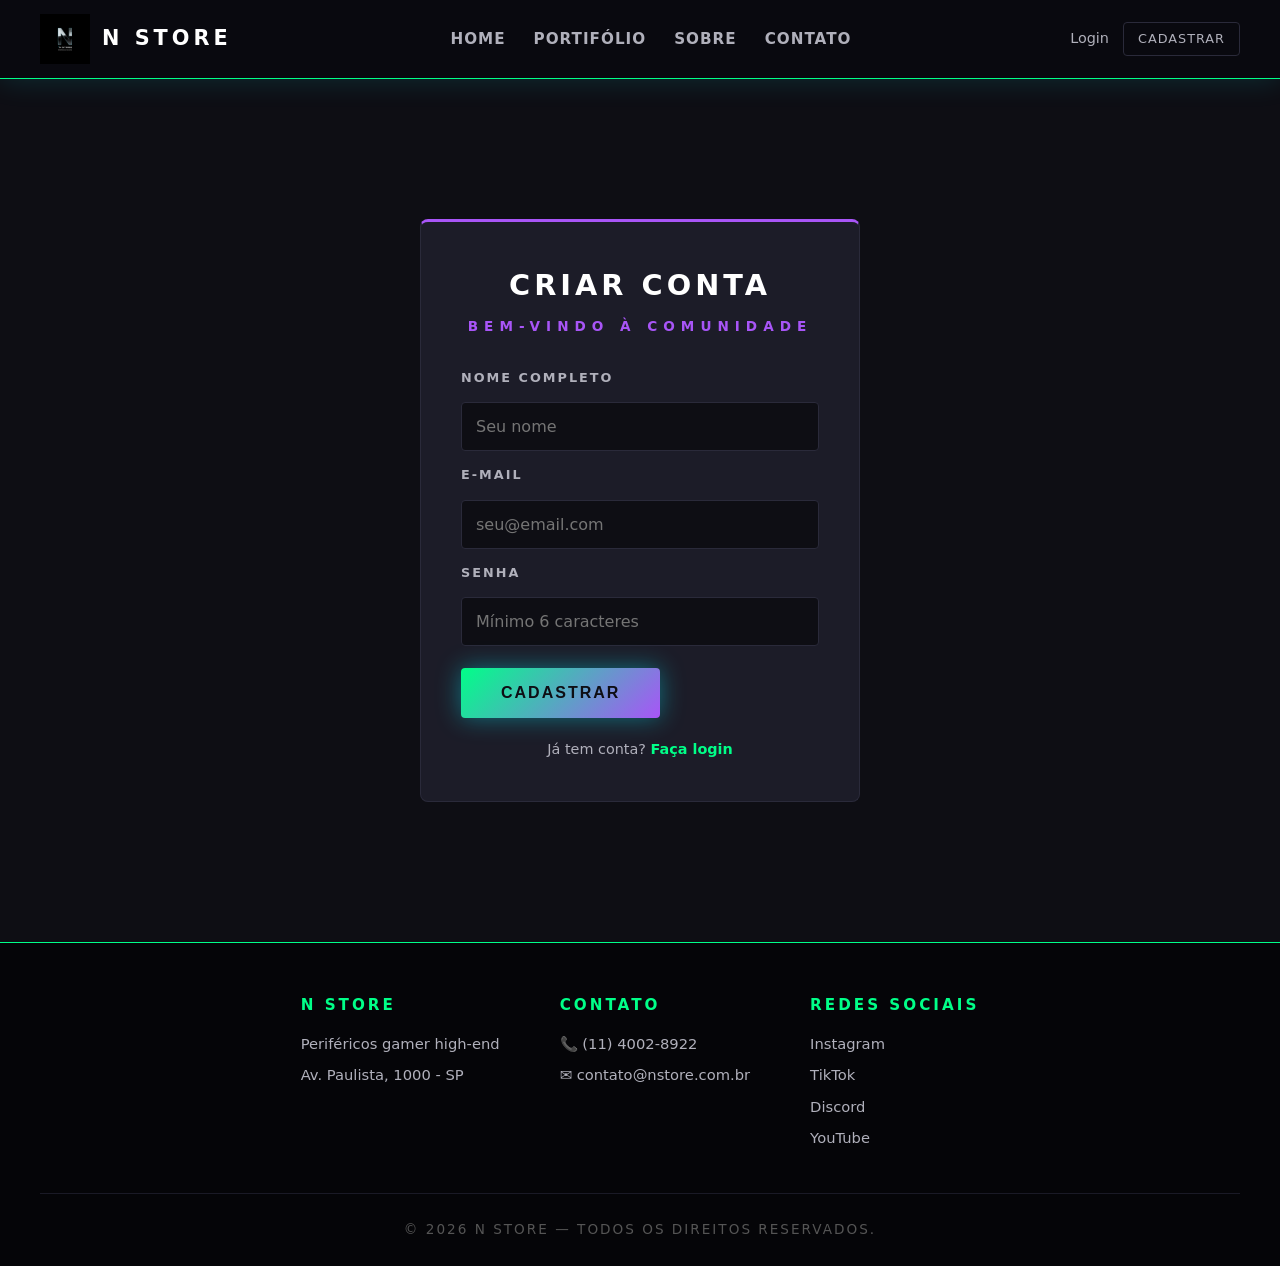
<file: pages/cadastro.html>
<!DOCTYPE html>
<html lang="pt-BR">
<head>
  <meta charset="UTF-8" />
  <meta name="viewport" content="width=device-width, initial-scale=1.0" />
  <title>Cadastro - N Store</title>
  <link rel="icon" href="../src/assets/img/logo.png" />
  <link rel="stylesheet" href="../src/css/estilo.css" />
</head>
<body>

  <nav>
    <a href="../index.html" class="logo">
      <img src="../src/assets/img/logo.png" alt="N Store" />
      <span>N STORE</span>
    </a>
    <ul>
      <li><a href="../index.html">Home</a></li>
      <li><a href="portifolio.html">Portifólio</a></li>
      <li><a href="sobre.html">Sobre</a></li>
      <li><a href="contato.html">Contato</a></li>
    </ul>
  </nav>

  <main>
    <section>
      <div class="auth-container">
        <h2>Criar Conta</h2>
        <span class="legenda">Bem-vindo à comunidade</span>

        <div class="auth-msg" id="auth-msg"></div>

        <form class="form-contato" id="form-cadastro" style="background:transparent;border:none;padding:0;box-shadow:none">
          <label for="nome">Nome completo</label>
          <input id="nome" type="text" name="nome" placeholder="Seu nome" required />

          <label for="email">E-mail</label>
          <input id="email" type="email" name="email" placeholder="seu@email.com" required />

          <label for="senha">Senha</label>
          <input id="senha" type="password" name="senha" placeholder="Mínimo 6 caracteres" minlength="6" required />

          <button type="submit" class="btn">Cadastrar</button>
        </form>

        <p class="auth-link">
          Já tem conta? <a href="login.html">Faça login</a>
        </p>
      </div>
    </section>
  </main>

  <footer>
    <div class="footer-grid">
      <div class="footer-col">
        <h4>N Store</h4>
        <p>Periféricos gamer high-end</p>
        <p>Av. Paulista, 1000 - SP</p>
      </div>
      <div class="footer-col">
        <h4>Contato</h4>
        <p>📞 (11) 4002-8922</p>
        <p>✉️ contato@nstore.com.br</p>
      </div>
      <div class="footer-col">
        <h4>Redes Sociais</h4>
        <a href="#">Instagram</a>
        <a href="#">TikTok</a>
        <a href="#">Discord</a>
        <a href="#">YouTube</a>
      </div>
    </div>
    <p class="copyright">© 2026 N STORE — TODOS OS DIREITOS RESERVADOS.</p>
  </footer>

  <script src="../src/js/auth.js"></script>
  <script src="../src/js/carrinho.js"></script>
  <script src="../src/js/script.js"></script>
  <script>
    // Remove cadastros corrompidos (do bug anterior do form.reset)
    Auth.limparUsuariosInvalidos();

    document.getElementById('form-cadastro').addEventListener('submit', function (e) {
      e.preventDefault();
      const nome = document.getElementById('nome').value;
      const email = document.getElementById('email').value;
      const senha = document.getElementById('senha').value;
      const msgEl = document.getElementById('auth-msg');
      const r = Auth.cadastrar(nome, email, senha);
      msgEl.textContent = r.msg;
      msgEl.className = 'auth-msg ' + (r.ok ? 'sucesso' : 'erro');
      if (r.ok) setTimeout(() => location.href = '../index.html', 800);
    });
  </script>
</body>
</html>
</file>
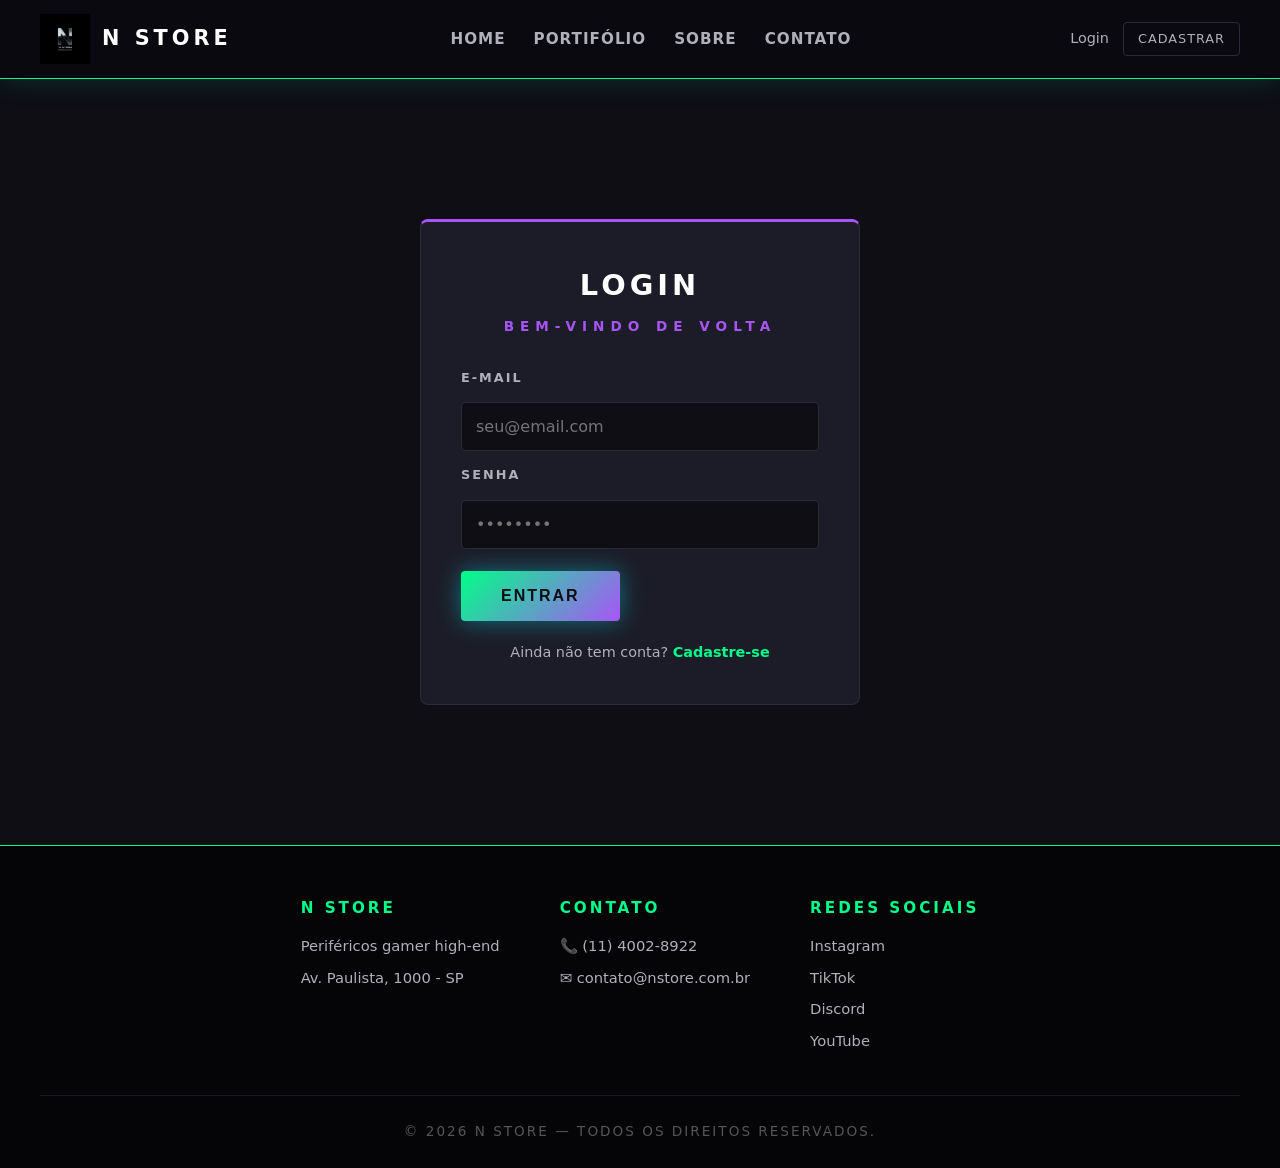
<file: pages/carrinho.html>
<!DOCTYPE html>
<html lang="pt-BR">
<head>
  <meta charset="UTF-8" />
  <meta name="viewport" content="width=device-width, initial-scale=1.0" />
  <title>Carrinho - N Store</title>
  <link rel="icon" href="../src/assets/img/logo.png" />
  <link rel="stylesheet" href="../src/css/estilo.css" />
</head>
<body>

  <nav>
    <a href="../index.html" class="logo">
      <img src="../src/assets/img/logo.png" alt="N Store" />
      <span>N STORE</span>
    </a>
    <ul>
      <li><a href="../index.html">Home</a></li>
      <li><a href="portifolio.html">Portifólio</a></li>
      <li><a href="sobre.html">Sobre</a></li>
      <li><a href="contato.html">Contato</a></li>
    </ul>
  </nav>

  <main>
    <section>
      <h2>Meu <span>Carrinho</span></h2>
      <span class="legenda">Inventário pré-checkout</span>

      <div class="carrinho-container" id="carrinho-container">
        <!-- Renderizado pelo JS -->
      </div>
    </section>
  </main>

  <footer>
    <div class="footer-grid">
      <div class="footer-col">
        <h4>N Store</h4>
        <p>Periféricos gamer high-end</p>
        <p>Av. Paulista, 1000 - SP</p>
      </div>
      <div class="footer-col">
        <h4>Contato</h4>
        <p>📞 (11) 4002-8922</p>
        <p>✉️ contato@nstore.com.br</p>
      </div>
      <div class="footer-col">
        <h4>Redes Sociais</h4>
        <a href="#">Instagram</a>
        <a href="#">TikTok</a>
        <a href="#">Discord</a>
        <a href="#">YouTube</a>
      </div>
    </div>
    <p class="copyright">© 2026 N STORE — TODOS OS DIREITOS RESERVADOS.</p>
  </footer>

  <script src="../src/js/auth.js"></script>
  <script src="../src/js/carrinho.js"></script>
  <script src="../src/js/script.js"></script>
  <script>
    exigirLogin();

    function renderCarrinho() {
      const container = document.getElementById('carrinho-container');
      const itens = Carrinho.obter();

      if (itens.length === 0) {
        container.innerHTML = `
          <div class="carrinho-vazio">
            <p>🛒 Seu carrinho está vazio.</p>
            <a href="portifolio.html" class="btn">Ver Produtos</a>
          </div>
        `;
        return;
      }

      const html = itens.map(item => `
        <div class="carrinho-item">
          <img src="${item.img}" alt="${item.nome}" />
          <div class="info">
            <h3>${item.nome}</h3>
            <p class="marca">${item.marca}</p>
          </div>
          <div class="quantidade">
            <button onclick="Carrinho.alterarQuantidade('${item.id}', -1)">−</button>
            <span>${item.quantidade}</span>
            <button onclick="Carrinho.alterarQuantidade('${item.id}', 1)">+</button>
          </div>
          <div class="preco-item">${formatarBRL(item.preco * item.quantidade)}</div>
          <button class="btn-remover" onclick="Carrinho.remover('${item.id}')" title="Remover">×</button>
        </div>
      `).join('');

      const total = Carrinho.total();
      const frete = total >= 299 ? 0 : 29.90;

      container.innerHTML = html + `
        <div class="carrinho-resumo">
          <div class="linha"><span>Subtotal</span><span>${formatarBRL(total)}</span></div>
          <div class="linha"><span>Frete</span><span>${frete === 0 ? 'GRÁTIS' : formatarBRL(frete)}</span></div>
          <div class="linha total"><span>Total</span><span>${formatarBRL(total + frete)}</span></div>
          <button class="btn" onclick="Pedidos.criar()">Finalizar Compra</button>
        </div>
      `;
    }

    renderCarrinho();
  </script>
</body>
</html>
</file>
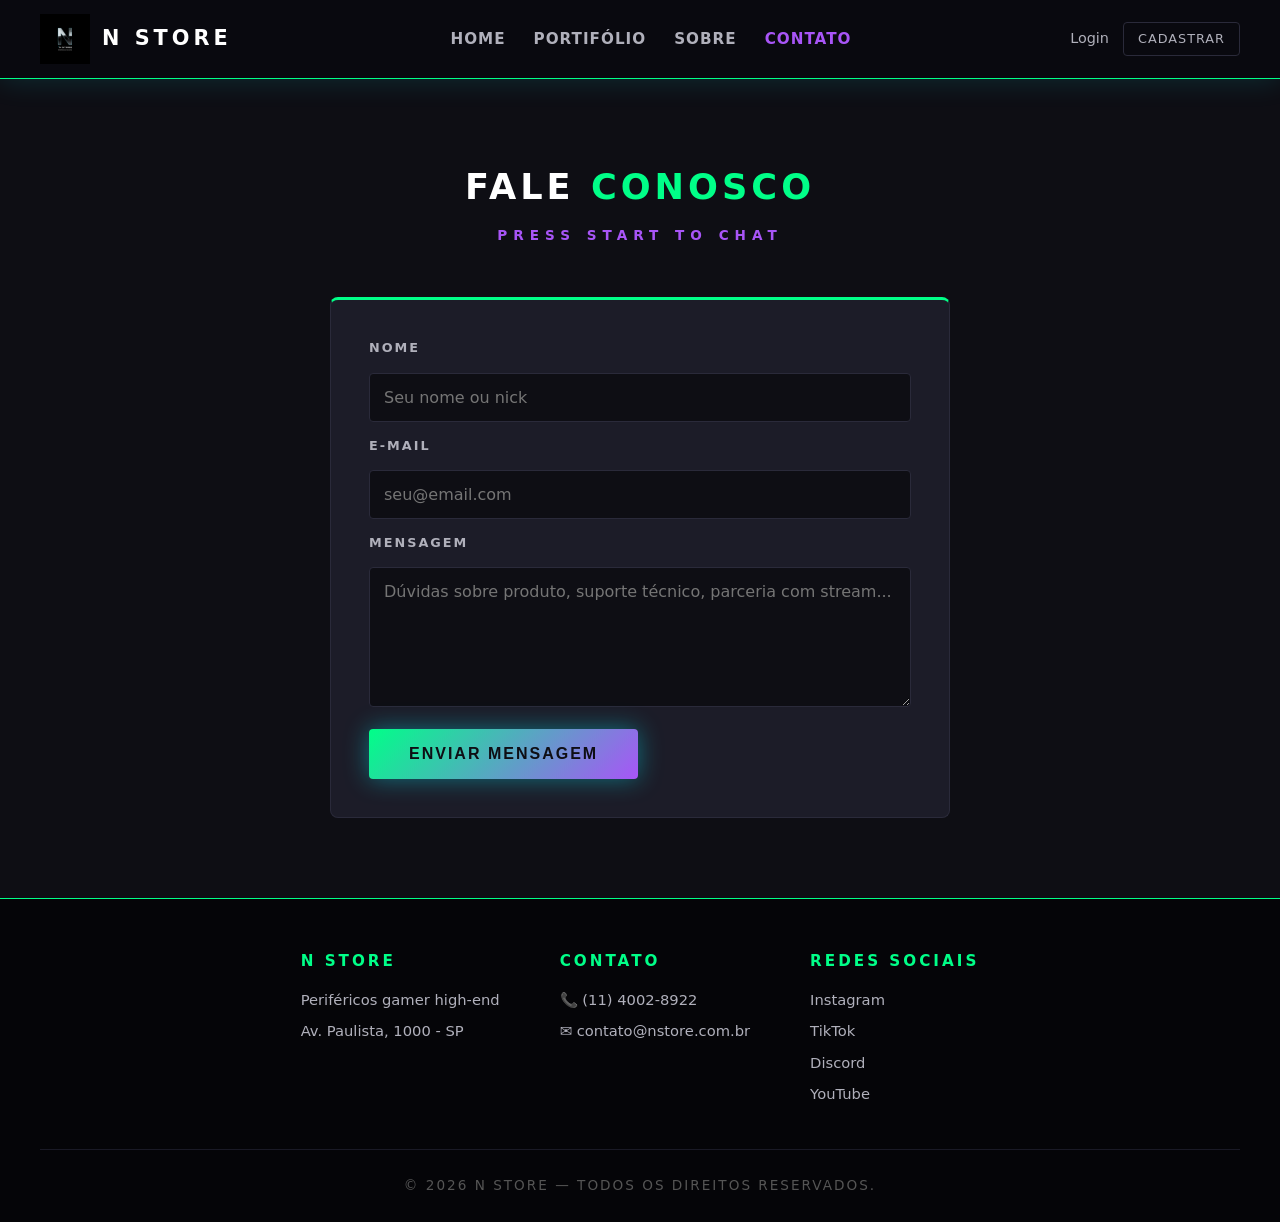
<file: pages/contato.html>
<!DOCTYPE html>
<html lang="pt-BR">
<head>
  <meta charset="UTF-8" />
  <meta name="viewport" content="width=device-width, initial-scale=1.0" />
  <title>Contato - N Store</title>
  <link rel="icon" href="../src/assets/img/logo.png" />
  <link rel="stylesheet" href="../src/css/estilo.css" />
</head>
<body>

  <nav>
    <a href="../index.html" class="logo">
      <img src="../src/assets/img/logo.png" alt="N Store" />
      <span>N STORE</span>
    </a>
    <ul>
      <li><a href="../index.html">Home</a></li>
      <li><a href="portifolio.html">Portifólio</a></li>
      <li><a href="sobre.html">Sobre</a></li>
      <li><a href="contato.html">Contato</a></li>
    </ul>
  </nav>

  <main>
    <section>
      <h2>Fale <span>Conosco</span></h2>
      <span class="legenda">Press start to chat</span>
      <form class="form-contato">
        <label for="nome">Nome</label>
        <input id="nome" type="text" name="nome" placeholder="Seu nome ou nick" required />

        <label for="email">E-mail</label>
        <input id="email" type="email" name="email" placeholder="seu@email.com" required />

        <label for="descricao">Mensagem</label>
        <textarea id="descricao" name="descricao" placeholder="Dúvidas sobre produto, suporte técnico, parceria com stream..." required></textarea>

        <button type="submit" class="btn">Enviar Mensagem</button>
      </form>
    </section>
  </main>

  <footer>
    <div class="footer-grid">
      <div class="footer-col">
        <h4>N Store</h4>
        <p>Periféricos gamer high-end</p>
        <p>Av. Paulista, 1000 - SP</p>
      </div>
      <div class="footer-col">
        <h4>Contato</h4>
        <p>📞 (11) 4002-8922</p>
        <p>✉️ contato@nstore.com.br</p>
      </div>
      <div class="footer-col">
        <h4>Redes Sociais</h4>
        <a href="#">Instagram</a>
        <a href="#">TikTok</a>
        <a href="#">Discord</a>
        <a href="#">YouTube</a>
      </div>
    </div>
    <p class="copyright">© 2026 N STORE — TODOS OS DIREITOS RESERVADOS.</p>
  </footer>

  <script src="../src/js/auth.js"></script>
  <script src="../src/js/carrinho.js"></script>
  <script src="../src/js/script.js"></script>
</body>
</html>
</file>
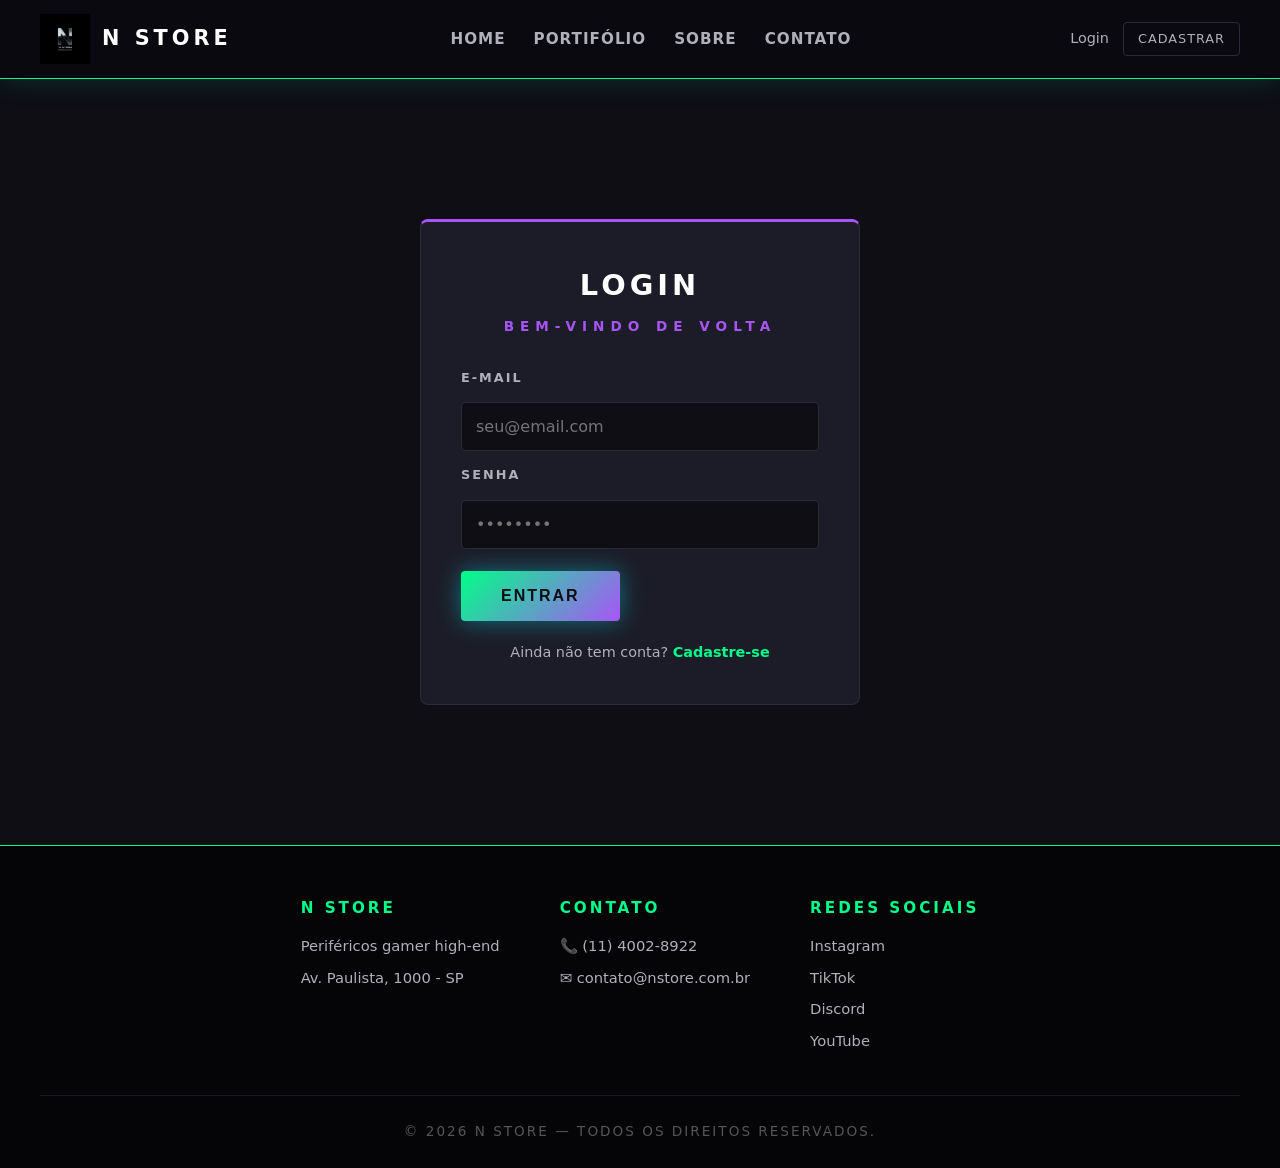
<file: pages/login.html>
<!DOCTYPE html>
<html lang="pt-BR">
<head>
  <meta charset="UTF-8" />
  <meta name="viewport" content="width=device-width, initial-scale=1.0" />
  <title>Login - N Store</title>
  <link rel="icon" href="../src/assets/img/logo.png" />
  <link rel="stylesheet" href="../src/css/estilo.css" />
</head>
<body>

  <nav>
    <a href="../index.html" class="logo">
      <img src="../src/assets/img/logo.png" alt="N Store" />
      <span>N STORE</span>
    </a>
    <ul>
      <li><a href="../index.html">Home</a></li>
      <li><a href="portifolio.html">Portifólio</a></li>
      <li><a href="sobre.html">Sobre</a></li>
      <li><a href="contato.html">Contato</a></li>
    </ul>
  </nav>

  <main>
    <section>
      <div class="auth-container">
        <h2>Login</h2>
        <span class="legenda">Bem-vindo de volta</span>

        <div class="auth-msg" id="auth-msg"></div>

        <form class="form-contato" id="form-login" style="background:transparent;border:none;padding:0;box-shadow:none">
          <label for="email">E-mail</label>
          <input id="email" type="email" name="email" placeholder="seu@email.com" required />

          <label for="senha">Senha</label>
          <input id="senha" type="password" name="senha" placeholder="••••••••" required />

          <button type="submit" class="btn">Entrar</button>
        </form>

        <p class="auth-link">
          Ainda não tem conta? <a href="cadastro.html">Cadastre-se</a>
        </p>
      </div>
    </section>
  </main>

  <footer>
    <div class="footer-grid">
      <div class="footer-col">
        <h4>N Store</h4>
        <p>Periféricos gamer high-end</p>
        <p>Av. Paulista, 1000 - SP</p>
      </div>
      <div class="footer-col">
        <h4>Contato</h4>
        <p>📞 (11) 4002-8922</p>
        <p>✉️ contato@nstore.com.br</p>
      </div>
      <div class="footer-col">
        <h4>Redes Sociais</h4>
        <a href="#">Instagram</a>
        <a href="#">TikTok</a>
        <a href="#">Discord</a>
        <a href="#">YouTube</a>
      </div>
    </div>
    <p class="copyright">© 2026 N STORE — TODOS OS DIREITOS RESERVADOS.</p>
  </footer>

  <script src="../src/js/auth.js"></script>
  <script src="../src/js/carrinho.js"></script>
  <script src="../src/js/script.js"></script>
  <script>
    // Remove cadastros corrompidos (do bug anterior do form.reset)
    Auth.limparUsuariosInvalidos();

    document.getElementById('form-login').addEventListener('submit', function (e) {
      e.preventDefault();
      const email = document.getElementById('email').value;
      const senha = document.getElementById('senha').value;
      const msgEl = document.getElementById('auth-msg');
      const r = Auth.login(email, senha);
      msgEl.textContent = r.msg;
      msgEl.className = 'auth-msg ' + (r.ok ? 'sucesso' : 'erro');
      if (r.ok) setTimeout(() => location.href = '../index.html', 700);
    });
  </script>
</body>
</html>
</file>
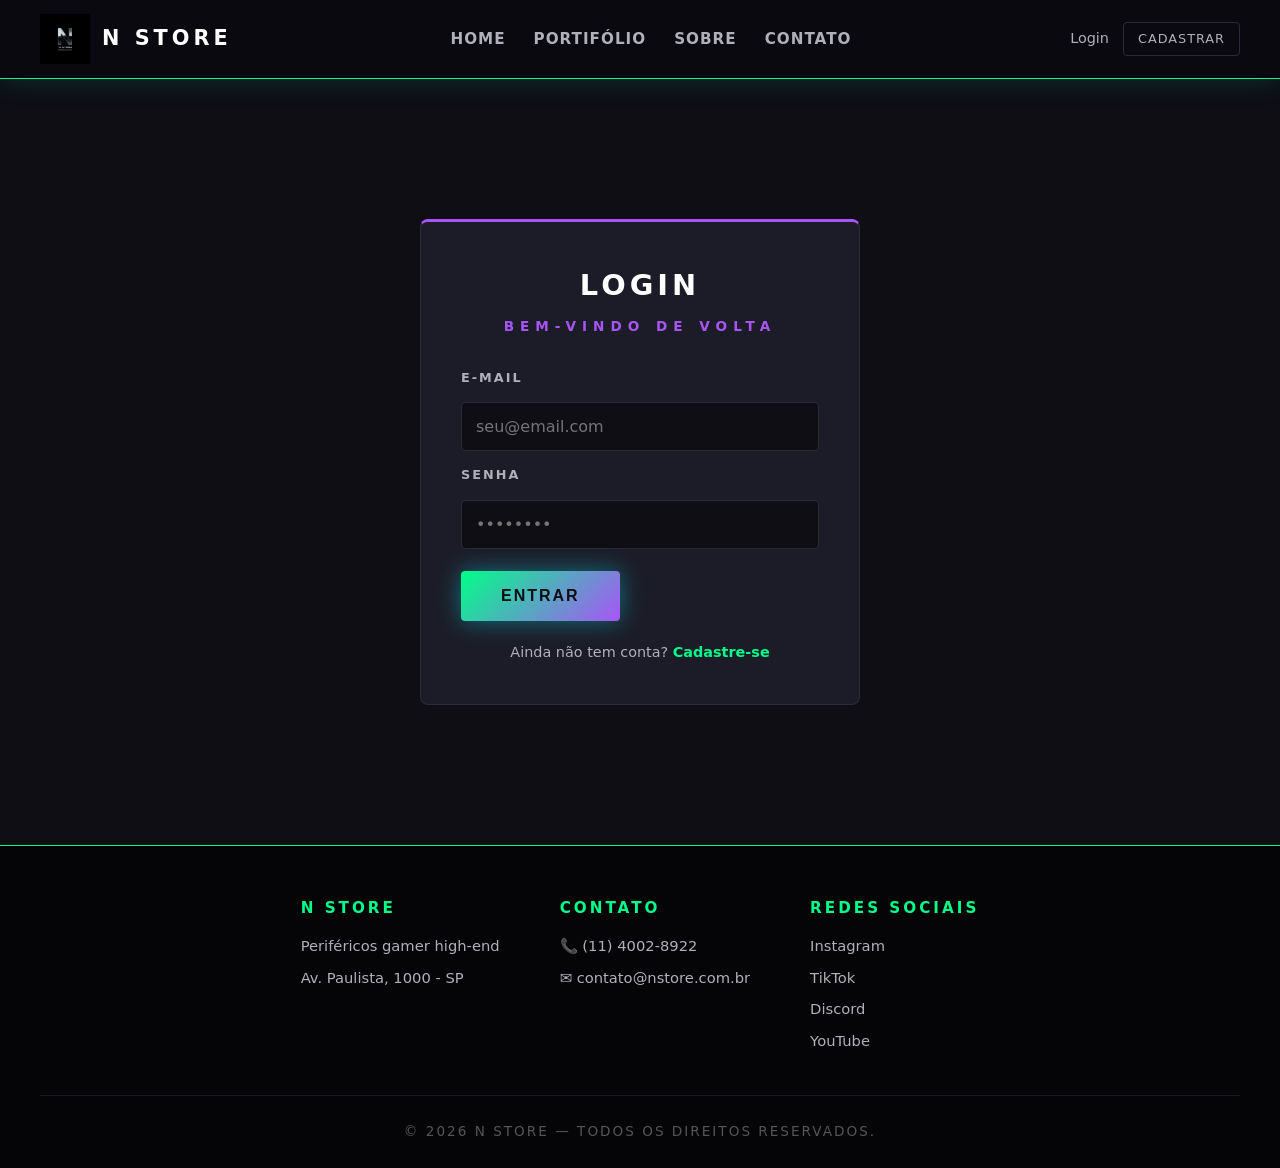
<file: pages/pedidos.html>
<!DOCTYPE html>
<html lang="pt-BR">
<head>
  <meta charset="UTF-8" />
  <meta name="viewport" content="width=device-width, initial-scale=1.0" />
  <title>Meus Pedidos - N Store</title>
  <link rel="icon" href="../src/assets/img/logo.png" />
  <link rel="stylesheet" href="../src/css/estilo.css" />
</head>
<body>

  <nav>
    <a href="../index.html" class="logo">
      <img src="../src/assets/img/logo.png" alt="N Store" />
      <span>N STORE</span>
    </a>
    <ul>
      <li><a href="../index.html">Home</a></li>
      <li><a href="portifolio.html">Portifólio</a></li>
      <li><a href="sobre.html">Sobre</a></li>
      <li><a href="contato.html">Contato</a></li>
    </ul>
  </nav>

  <main>
    <section>
      <h2>Meus <span>Pedidos</span></h2>
      <span class="legenda">Histórico de drops</span>

      <div id="pedidos-container">
        <!-- Renderizado pelo JS -->
      </div>
    </section>
  </main>

  <footer>
    <div class="footer-grid">
      <div class="footer-col">
        <h4>N Store</h4>
        <p>Periféricos gamer high-end</p>
        <p>Av. Paulista, 1000 - SP</p>
      </div>
      <div class="footer-col">
        <h4>Contato</h4>
        <p>📞 (11) 4002-8922</p>
        <p>✉️ contato@nstore.com.br</p>
      </div>
      <div class="footer-col">
        <h4>Redes Sociais</h4>
        <a href="#">Instagram</a>
        <a href="#">TikTok</a>
        <a href="#">Discord</a>
        <a href="#">YouTube</a>
      </div>
    </div>
    <p class="copyright">© 2026 N STORE — TODOS OS DIREITOS RESERVADOS.</p>
  </footer>

  <script src="../src/js/auth.js"></script>
  <script src="../src/js/carrinho.js"></script>
  <script src="../src/js/script.js"></script>
  <script>
    exigirLogin();

    const container = document.getElementById('pedidos-container');
    const pedidos = Pedidos.obter();

    if (pedidos.length === 0) {
      container.innerHTML = `
        <div class="carrinho-vazio">
          <p>📦 Você ainda não fez nenhum pedido.</p>
          <a href="portifolio.html" class="btn">Ver Produtos</a>
        </div>
      `;
    } else {
      container.innerHTML = pedidos.map(p => `
        <div class="pedido-card">
          <div class="pedido-header">
            <div class="pedido-numero">Pedido <b>${p.numero}</b> • ${p.data}</div>
            <span class="pedido-status">${p.status}</span>
          </div>
          <ul class="pedido-itens">
            ${p.itens.map(i => `
              <li>
                <span><span class="quant">${i.quantidade}x</span> ${i.nome}</span>
                <span>${formatarBRL(i.preco * i.quantidade)}</span>
              </li>
            `).join('')}
          </ul>
          <div class="pedido-total">Total: <span>${formatarBRL(p.total)}</span></div>
        </div>
      `).join('');
    }
  </script>
</body>
</html>
</file>
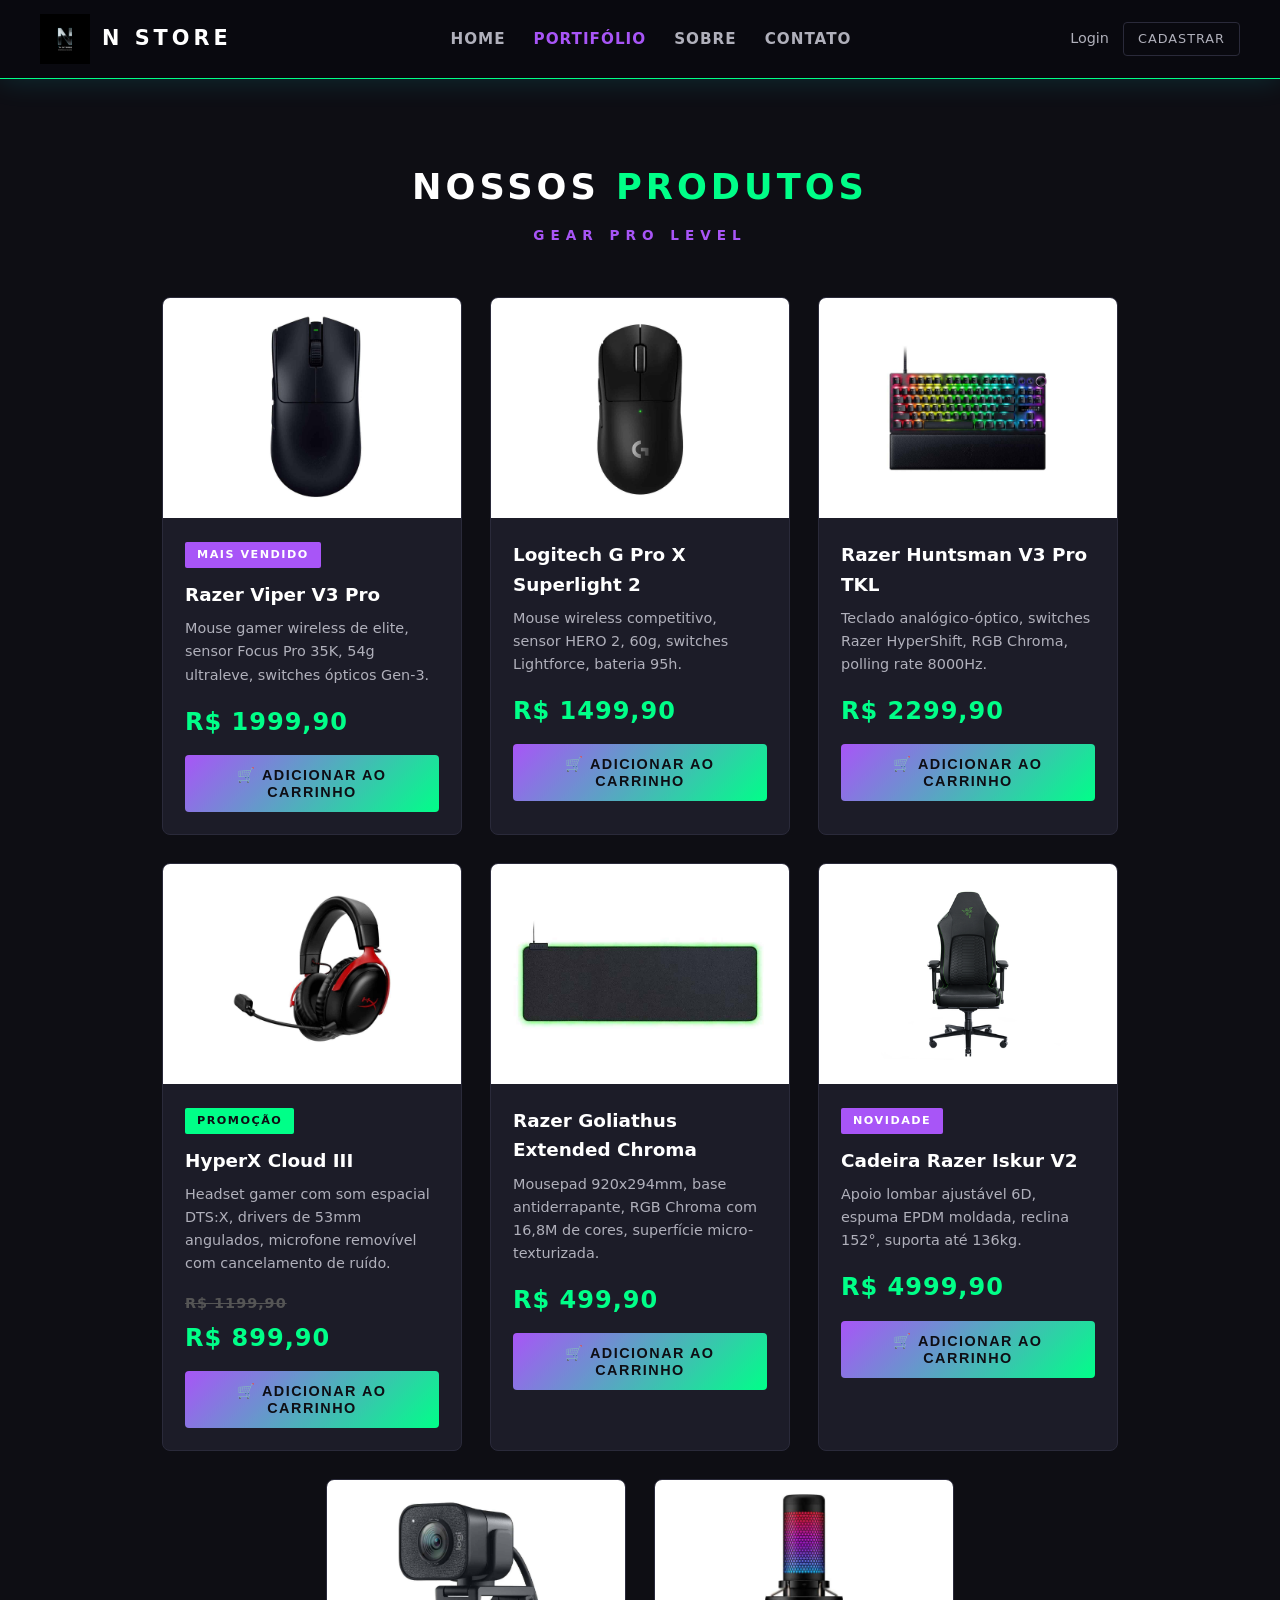
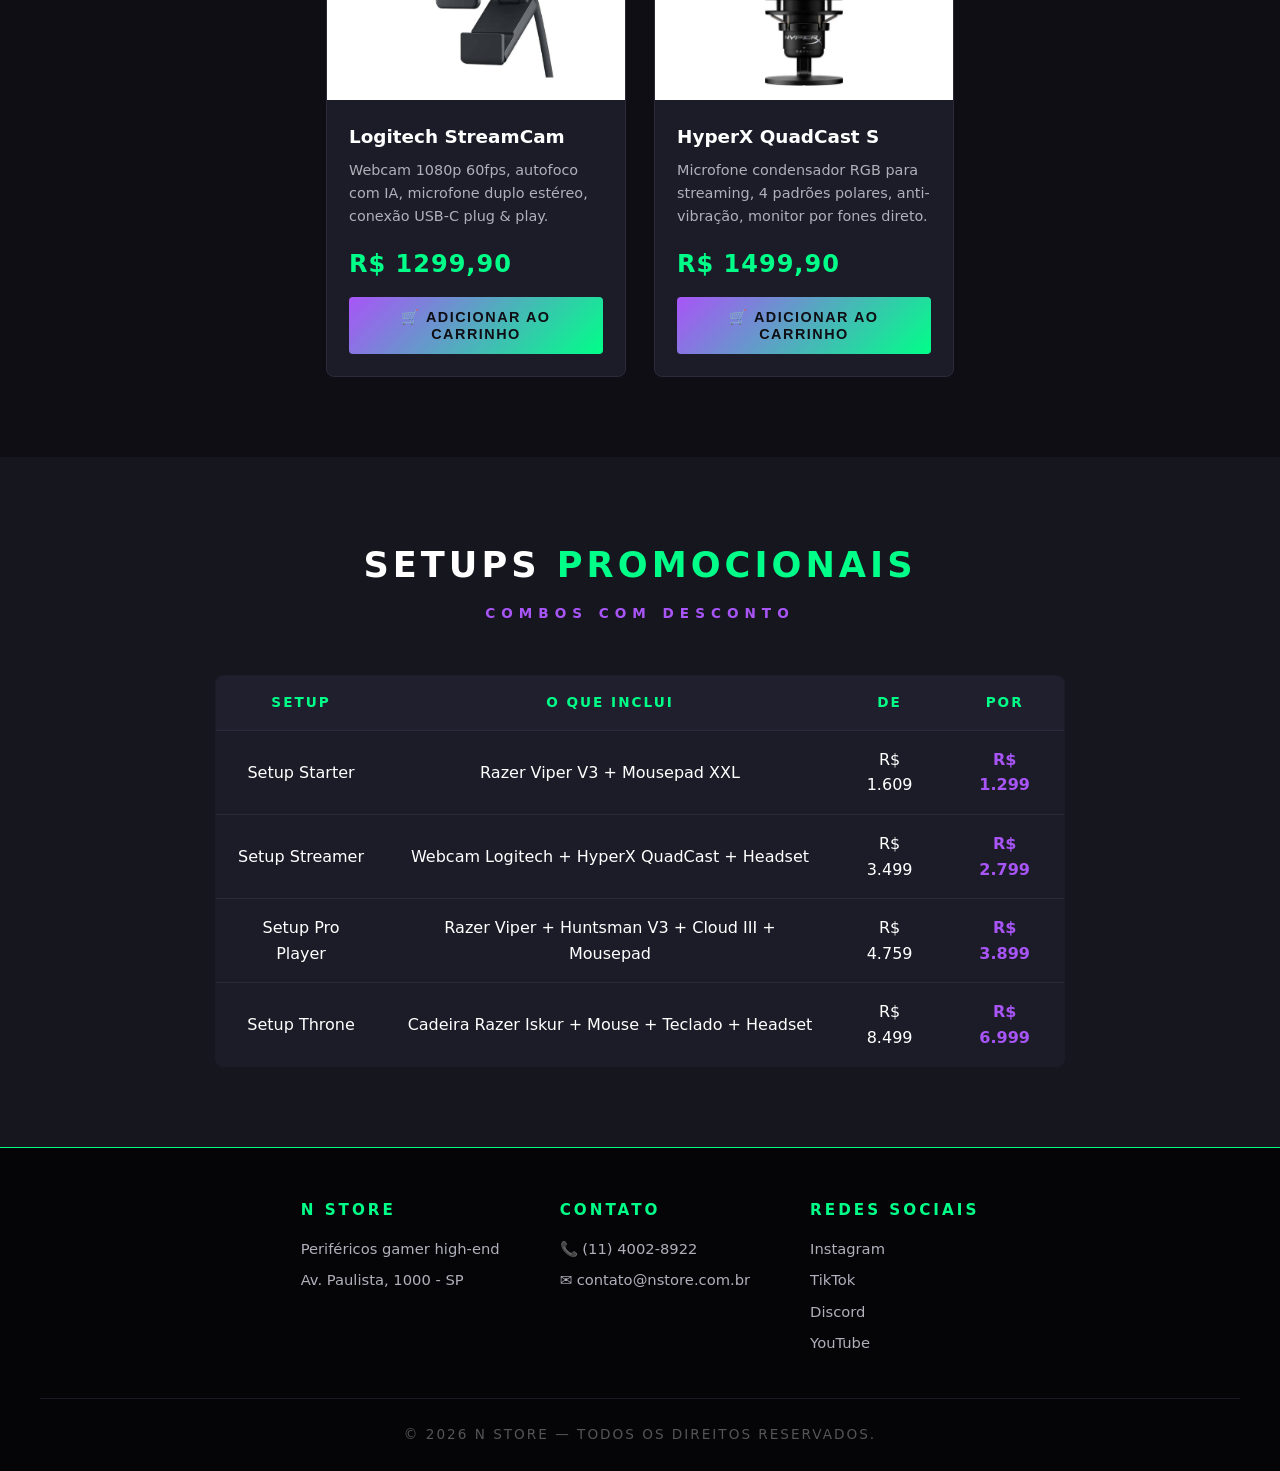
<file: pages/portifolio.html>
<!DOCTYPE html>
<html lang="pt-BR">
<head>
  <meta charset="UTF-8" />
  <meta name="viewport" content="width=device-width, initial-scale=1.0" />
  <title>Produtos - N Store</title>
  <link rel="icon" href="../src/assets/img/logo.png" />
  <link rel="stylesheet" href="../src/css/estilo.css" />
</head>
<body>

  <nav>
    <a href="../index.html" class="logo">
      <img src="../src/assets/img/logo.png" alt="N Store" />
      <span>N STORE</span>
    </a>
    <ul>
      <li><a href="../index.html">Home</a></li>
      <li><a href="portifolio.html">Portifólio</a></li>
      <li><a href="sobre.html">Sobre</a></li>
      <li><a href="contato.html">Contato</a></li>
    </ul>
  </nav>

  <main>
    <section>
      <h2>Nossos <span>Produtos</span></h2>
      <span class="legenda">Gear pro level</span>
      <div class="cards" id="lista-produtos">
        <!-- Renderizado pelo JS -->
      </div>
    </section>

    <section class="alt">
      <h2>Setups <span>Promocionais</span></h2>
      <span class="legenda">Combos com desconto</span>
      <table class="tabela-precos">
        <thead>
          <tr>
            <th>Setup</th>
            <th>O que inclui</th>
            <th>De</th>
            <th>Por</th>
          </tr>
        </thead>
        <tbody>
          <tr>
            <td>Setup Starter</td>
            <td>Razer Viper V3 + Mousepad XXL</td>
            <td>R$ 1.609</td>
            <td class="destaque">R$ 1.299</td>
          </tr>
          <tr>
            <td>Setup Streamer</td>
            <td>Webcam Logitech + HyperX QuadCast + Headset</td>
            <td>R$ 3.499</td>
            <td class="destaque">R$ 2.799</td>
          </tr>
          <tr>
            <td>Setup Pro Player</td>
            <td>Razer Viper + Huntsman V3 + Cloud III + Mousepad</td>
            <td>R$ 4.759</td>
            <td class="destaque">R$ 3.899</td>
          </tr>
          <tr>
            <td>Setup Throne</td>
            <td>Cadeira Razer Iskur + Mouse + Teclado + Headset</td>
            <td>R$ 8.499</td>
            <td class="destaque">R$ 6.999</td>
          </tr>
        </tbody>
      </table>
    </section>
  </main>

  <footer>
    <div class="footer-grid">
      <div class="footer-col">
        <h4>N Store</h4>
        <p>Periféricos gamer high-end</p>
        <p>Av. Paulista, 1000 - SP</p>
      </div>
      <div class="footer-col">
        <h4>Contato</h4>
        <p>📞 (11) 4002-8922</p>
        <p>✉️ contato@nstore.com.br</p>
      </div>
      <div class="footer-col">
        <h4>Redes Sociais</h4>
        <a href="#">Instagram</a>
        <a href="#">TikTok</a>
        <a href="#">Discord</a>
        <a href="#">YouTube</a>
      </div>
    </div>
    <p class="copyright">© 2026 N STORE — TODOS OS DIREITOS RESERVADOS.</p>
  </footer>

  <script src="../src/js/auth.js"></script>
  <script src="../src/js/carrinho.js"></script>
  <script src="../src/js/script.js"></script>
  <script src="../src/js/produtos.js"></script>
  <script>
    // Renderizar cards de produtos
    const lista = document.getElementById('lista-produtos');
    lista.innerHTML = PRODUTOS.map(p => `
      <div class="card">
        <img src="${p.img}" alt="${p.nome}" />
        <div class="card-conteudo">
          ${p.tag ? `<span class="tag ${p.tagClasse || ''}">${p.tag}</span>` : ''}
          <h3>${p.nome}</h3>
          <p class="descricao">${p.descricao}</p>
          <p class="preco">
            ${p.precoAntigo ? `<span class="preco-antigo">${formatarBRL(p.precoAntigo)}</span>` : ''}
            ${formatarBRL(p.preco)}
          </p>
          <button class="btn-comprar" onclick='Carrinho.adicionar(${JSON.stringify(p)})'>
            🛒 Adicionar ao Carrinho
          </button>
        </div>
      </div>
    `).join('');
  </script>
</body>
</html>
</file>
<file: src/css/estilo.css>
* {
  margin: 0;
  padding: 0;
  box-sizing: border-box;
}

:root {
  --bg: #0e0e14;
  --bg-card: #16161e;
  --bg-elevated: #1c1c28;
  --roxo: #a855f7;
  --roxo-claro: #c084fc;
  --verde: #00ff88;
  --dourado: #ffd700;
  --branco: #ffffff;
  --cinza-claro: #b0b0bb;
  --cinza-escuro: #555;
  /* aliases para compatibilidade dos nomes antigos */
  --cyan: var(--verde);
  --magenta: var(--roxo);
}

body {
  font-family: 'Segoe UI', 'Inter', system-ui, sans-serif;
  background-color: var(--bg);
  color: var(--branco);
  line-height: 1.6;
}

/* NAV */
nav {
  background-color: rgba(10, 10, 15, 0.95);
  backdrop-filter: blur(10px);
  padding: 14px 40px;
  display: flex;
  justify-content: space-between;
  align-items: center;
  position: sticky;
  top: 0;
  z-index: 100;
  border-bottom: 1px solid var(--cyan);
  box-shadow: 0 0 30px rgba(0, 240, 255, 0.15);
}

nav .logo {
  display: flex;
  align-items: center;
  gap: 12px;
  text-decoration: none;
  color: var(--branco);
}

nav .logo img {
  width: 50px;
  height: 50px;
  object-fit: contain;
}

nav .logo span {
  font-size: 1.3rem;
  font-weight: 900;
  color: var(--branco);
  letter-spacing: 4px;
  text-transform: uppercase;
}

nav ul {
  list-style: none;
  display: flex;
  gap: 28px;
}

nav ul li a {
  color: var(--cinza-claro);
  text-decoration: none;
  font-size: 0.95rem;
  font-weight: 600;
  letter-spacing: 1px;
  text-transform: uppercase;
  transition: color 0.3s;
  position: relative;
}

nav ul li a:hover {
  color: var(--cyan);
}

nav ul li a:hover::after {
  content: '';
  position: absolute;
  bottom: -6px;
  left: 0;
  width: 100%;
  height: 2px;
  background: var(--cyan);
  box-shadow: 0 0 10px var(--cyan);
}

/* HERO */
.hero {
  display: flex;
  flex-direction: column;
  align-items: center;
  justify-content: center;
  text-align: center;
  padding: 100px 20px;
  background:
    radial-gradient(circle at 20% 50%, rgba(0, 240, 255, 0.12) 0%, transparent 50%),
    radial-gradient(circle at 80% 50%, rgba(255, 0, 170, 0.12) 0%, transparent 50%),
    var(--bg);
  min-height: 88vh;
  position: relative;
  overflow: hidden;
}

.hero::before {
  content: '';
  position: absolute;
  inset: 0;
  background-image:
    linear-gradient(rgba(0, 240, 255, 0.03) 1px, transparent 1px),
    linear-gradient(90deg, rgba(0, 240, 255, 0.03) 1px, transparent 1px);
  background-size: 50px 50px;
  pointer-events: none;
}

.hero img.hero-logo {
  width: 160px;
  height: 160px;
  margin-bottom: 24px;
  filter: drop-shadow(0 0 40px rgba(0, 240, 255, 0.4));
  position: relative;
  z-index: 1;
}

.hero h1 {
  font-size: 3.5rem;
  color: var(--branco);
  margin-bottom: 14px;
  letter-spacing: 8px;
  font-weight: 900;
  text-transform: uppercase;
  position: relative;
  z-index: 1;
  text-shadow: 0 0 30px rgba(0, 240, 255, 0.3);
}

.hero h1 span {
  color: var(--cyan);
}

.hero .subtitulo {
  font-size: 0.9rem;
  color: var(--magenta);
  margin-bottom: 24px;
  letter-spacing: 8px;
  text-transform: uppercase;
  font-weight: 700;
  position: relative;
  z-index: 1;
}

.hero p {
  font-size: 1.15rem;
  color: var(--cinza-claro);
  max-width: 640px;
  margin-bottom: 36px;
  position: relative;
  z-index: 1;
}

.btn {
  background: linear-gradient(135deg, var(--cyan), var(--magenta));
  color: var(--bg);
  padding: 16px 40px;
  border: none;
  border-radius: 4px;
  font-size: 1rem;
  font-weight: 800;
  text-decoration: none;
  cursor: pointer;
  letter-spacing: 2px;
  text-transform: uppercase;
  transition: all 0.3s;
  display: inline-block;
  position: relative;
  z-index: 1;
  box-shadow: 0 0 25px rgba(0, 240, 255, 0.4);
}

.btn:hover {
  transform: translateY(-2px);
  box-shadow: 0 0 40px rgba(0, 240, 255, 0.6);
}

/* SEÇÕES */
section {
  padding: 80px 40px;
}

section.alt {
  background-color: var(--bg-card);
}

section h2 {
  font-size: 2.2rem;
  text-align: center;
  color: var(--branco);
  margin-bottom: 10px;
  letter-spacing: 4px;
  text-transform: uppercase;
  font-weight: 900;
}

section h2 span {
  color: var(--cyan);
}

section .legenda {
  display: block;
  text-align: center;
  color: var(--magenta);
  font-size: 0.85rem;
  letter-spacing: 6px;
  text-transform: uppercase;
  margin-bottom: 50px;
  font-weight: 700;
}

/* CARDS */
.cards {
  display: flex;
  flex-wrap: wrap;
  gap: 28px;
  justify-content: center;
  max-width: 1200px;
  margin: 0 auto;
}

.card {
  background-color: var(--bg-elevated);
  border: 1px solid #2a2a3a;
  border-radius: 8px;
  padding: 0;
  width: 300px;
  text-align: left;
  transition: all 0.3s;
  overflow: hidden;
  position: relative;
}

.card:hover {
  transform: translateY(-8px);
  border-color: var(--cyan);
  box-shadow: 0 12px 40px rgba(0, 240, 255, 0.2);
}

.card img {
  width: 100%;
  height: 220px;
  object-fit: contain;
  display: block;
  background-color: #ffffff;
  padding: 14px;
}

/* Variante de imagem para cards informativos (Home — "Por que N Store?"),
   onde a foto é cenário/lifestyle e deve ocupar tudo sem padding/fundo branco */
.card.card-info img {
  object-fit: cover;
  background-color: #000;
  padding: 0;
  height: 200px;
}

.card .card-conteudo {
  padding: 22px;
}

.card h3 {
  font-size: 1.15rem;
  color: var(--branco);
  margin-bottom: 8px;
  font-weight: 700;
}

.card .descricao {
  font-size: 0.9rem;
  color: var(--cinza-claro);
  margin-bottom: 16px;
  min-height: 55px;
}

.card .preco {
  font-size: 1.5rem;
  font-weight: 900;
  color: var(--cyan);
  letter-spacing: 1px;
}

.card .preco-antigo {
  font-size: 0.9rem;
  color: var(--cinza-escuro);
  text-decoration: line-through;
  display: block;
  margin-bottom: 4px;
}

.card .tag {
  display: inline-block;
  background-color: var(--magenta);
  color: var(--branco);
  font-size: 0.7rem;
  font-weight: 800;
  padding: 4px 12px;
  letter-spacing: 1.5px;
  margin-bottom: 12px;
  text-transform: uppercase;
  border-radius: 2px;
}

.card .tag.cyan {
  background-color: var(--cyan);
  color: var(--bg);
}

/* TABELA */
.tabela-precos {
  width: 100%;
  max-width: 850px;
  margin: 0 auto;
  border-collapse: collapse;
  background-color: var(--bg-elevated);
  border: 1px solid #2a2a3a;
  border-radius: 8px;
  overflow: hidden;
}

.tabela-precos th,
.tabela-precos td {
  padding: 16px 20px;
  text-align: center;
  border-bottom: 1px solid #2a2a3a;
  color: var(--branco);
}

.tabela-precos th {
  background-color: #1f1f2e;
  color: var(--cyan);
  font-weight: 800;
  letter-spacing: 2px;
  text-transform: uppercase;
  font-size: 0.85rem;
}

.tabela-precos tr:hover {
  background-color: rgba(0, 240, 255, 0.05);
}

.tabela-precos .destaque {
  color: var(--magenta);
  font-weight: 800;
}

/* SOBRE */
.sobre-grid {
  display: grid;
  grid-template-columns: 1fr 1fr;
  gap: 50px;
  max-width: 1100px;
  margin: 0 auto;
  align-items: center;
}

.sobre-grid img {
  width: 100%;
  height: 480px;
  object-fit: cover;
  border-radius: 8px;
  box-shadow: 0 0 40px rgba(0, 240, 255, 0.2);
}

.sobre-texto {
  font-size: 1.02rem;
  color: var(--cinza-claro);
  line-height: 1.85;
}

.sobre-texto p {
  margin-bottom: 18px;
}

.sobre-texto p::first-letter {
  font-size: 1.4rem;
  font-weight: 800;
  color: var(--cyan);
}

/* CONTATO */
.form-contato {
  max-width: 620px;
  margin: 0 auto;
  display: flex;
  flex-direction: column;
  gap: 14px;
  background-color: var(--bg-elevated);
  padding: 38px;
  border: 1px solid #2a2a3a;
  border-top: 3px solid var(--cyan);
  border-radius: 8px;
}

.form-contato label {
  font-size: 0.8rem;
  color: var(--cinza-claro);
  text-transform: uppercase;
  letter-spacing: 2px;
  font-weight: 700;
}

.form-contato input,
.form-contato textarea {
  padding: 14px;
  border: 1px solid #2a2a3a;
  background-color: var(--bg);
  color: var(--branco);
  font-size: 1rem;
  outline: none;
  font-family: inherit;
  border-radius: 4px;
  transition: border-color 0.3s, box-shadow 0.3s;
}

.form-contato input:focus,
.form-contato textarea:focus {
  border-color: var(--cyan);
  box-shadow: 0 0 15px rgba(0, 240, 255, 0.2);
}

.form-contato textarea {
  resize: vertical;
  min-height: 140px;
}

.form-contato button {
  align-self: flex-start;
  margin-top: 8px;
}

/* FOOTER */
footer {
  background-color: #050508;
  border-top: 1px solid var(--cyan);
  padding: 50px 40px 25px;
  text-align: center;
  color: var(--cinza-claro);
}

footer .footer-grid {
  display: flex;
  flex-wrap: wrap;
  justify-content: center;
  gap: 60px;
  margin-bottom: 35px;
  text-align: left;
}

footer .footer-col h4 {
  color: var(--cyan);
  margin-bottom: 14px;
  font-size: 0.95rem;
  letter-spacing: 3px;
  text-transform: uppercase;
  font-weight: 800;
}

footer .footer-col p,
footer .footer-col a {
  color: var(--cinza-claro);
  font-size: 0.92rem;
  text-decoration: none;
  display: block;
  margin-bottom: 8px;
  transition: color 0.3s;
}

footer .footer-col a:hover {
  color: var(--cyan);
}

footer .copyright {
  color: var(--cinza-escuro);
  font-size: 0.85rem;
  padding-top: 25px;
  border-top: 1px solid #1a1a26;
  letter-spacing: 2px;
}

/* RESPONSIVO */
@media (max-width: 900px) {
  .sobre-grid {
    grid-template-columns: 1fr;
  }
  .sobre-grid img {
    height: 320px;
  }
}

@media (max-width: 768px) {
  nav {
    flex-direction: column;
    gap: 14px;
    padding: 14px 20px;
  }

  nav ul {
    gap: 18px;
    flex-wrap: wrap;
    justify-content: center;
  }

  .hero h1 {
    font-size: 2rem;
    letter-spacing: 4px;
  }

  section {
    padding: 60px 20px;
  }

  .card {
    width: 100%;
    max-width: 340px;
  }

  footer .footer-grid {
    flex-direction: column;
    align-items: center;
    text-align: center;
    gap: 30px;
  }
}

/* ========================================== */
/* AUTH (login + cadastro)                    */
/* ========================================== */
.auth-container {
  max-width: 440px;
  margin: 60px auto;
  background-color: var(--bg-elevated);
  border: 1px solid #2a2a3a;
  border-top: 3px solid var(--roxo);
  border-radius: 8px;
  padding: 40px;
}

.auth-container h2 {
  text-align: center;
  margin-bottom: 8px;
  font-size: 1.8rem;
}

.auth-container .legenda {
  margin-bottom: 30px;
}

.auth-container .auth-link {
  text-align: center;
  margin-top: 20px;
  color: var(--cinza-claro);
  font-size: 0.9rem;
}

.auth-container .auth-link a {
  color: var(--verde);
  text-decoration: none;
  font-weight: 700;
}

.auth-container .auth-link a:hover {
  text-decoration: underline;
}

.auth-msg {
  padding: 10px 14px;
  border-radius: 4px;
  font-size: 0.9rem;
  margin-bottom: 12px;
  display: none;
}

.auth-msg.erro {
  background-color: rgba(239, 68, 68, 0.15);
  color: #f87171;
  border: 1px solid #ef4444;
  display: block;
}

.auth-msg.sucesso {
  background-color: rgba(0, 255, 136, 0.12);
  color: var(--verde);
  border: 1px solid var(--verde);
  display: block;
}

/* ========================================== */
/* USER BADGE no NAV                          */
/* ========================================== */
.user-badge {
  display: flex;
  align-items: center;
  gap: 14px;
}

.user-badge .user-info {
  color: var(--branco);
  font-size: 0.9rem;
}

.user-badge .user-info b {
  color: var(--verde);
}

.user-badge .cart-icon {
  position: relative;
  color: var(--branco);
  text-decoration: none;
  font-size: 1.3rem;
  padding: 4px 8px;
  transition: color 0.3s;
}

.user-badge .cart-icon:hover {
  color: var(--roxo);
}

.user-badge .cart-icon .badge {
  position: absolute;
  top: -4px;
  right: -4px;
  background-color: var(--verde);
  color: var(--bg);
  font-size: 0.7rem;
  font-weight: 800;
  padding: 1px 6px;
  border-radius: 10px;
  min-width: 18px;
  text-align: center;
}

.user-badge .btn-logout {
  background: transparent;
  color: var(--cinza-claro);
  border: 1px solid #2a2a3a;
  padding: 6px 14px;
  border-radius: 4px;
  font-size: 0.8rem;
  cursor: pointer;
  text-transform: uppercase;
  letter-spacing: 1px;
  transition: all 0.3s;
}

.user-badge .btn-logout:hover {
  border-color: var(--roxo);
  color: var(--roxo);
}

/* ========================================== */
/* BOTÃO COMPRAR NOS CARDS                    */
/* ========================================== */
.card .btn-comprar {
  display: block;
  width: 100%;
  margin-top: 14px;
  background: linear-gradient(135deg, var(--roxo), var(--verde));
  color: var(--bg);
  border: none;
  padding: 12px;
  font-size: 0.9rem;
  font-weight: 800;
  letter-spacing: 1.5px;
  text-transform: uppercase;
  cursor: pointer;
  border-radius: 4px;
  transition: all 0.3s;
}

.card .btn-comprar:hover {
  transform: scale(1.02);
  box-shadow: 0 4px 18px rgba(168, 85, 247, 0.4);
}

/* ========================================== */
/* CARRINHO                                   */
/* ========================================== */
.carrinho-container {
  max-width: 900px;
  margin: 0 auto;
}

.carrinho-vazio {
  text-align: center;
  padding: 60px 20px;
  color: var(--cinza-claro);
}

.carrinho-vazio p {
  margin-bottom: 20px;
  font-size: 1.1rem;
}

.carrinho-item {
  display: grid;
  grid-template-columns: 90px 1fr auto auto auto;
  gap: 20px;
  align-items: center;
  padding: 18px;
  background-color: var(--bg-elevated);
  border: 1px solid #2a2a3a;
  border-radius: 6px;
  margin-bottom: 14px;
}

.carrinho-item img {
  width: 90px;
  height: 90px;
  object-fit: contain;
  background-color: #ffffff;
  border-radius: 4px;
  padding: 6px;
}

.carrinho-item .info h3 {
  font-size: 1rem;
  color: var(--branco);
  margin-bottom: 4px;
}

.carrinho-item .info .marca {
  color: var(--cinza-claro);
  font-size: 0.85rem;
}

.carrinho-item .quantidade {
  display: flex;
  align-items: center;
  gap: 8px;
}

.carrinho-item .quantidade button {
  background: var(--bg);
  color: var(--branco);
  border: 1px solid #2a2a3a;
  width: 28px;
  height: 28px;
  border-radius: 4px;
  cursor: pointer;
  font-weight: 700;
  transition: all 0.3s;
}

.carrinho-item .quantidade button:hover {
  border-color: var(--roxo);
  color: var(--roxo);
}

.carrinho-item .quantidade span {
  min-width: 28px;
  text-align: center;
  font-weight: 700;
}

.carrinho-item .preco-item {
  color: var(--verde);
  font-weight: 800;
  font-size: 1.1rem;
  min-width: 100px;
  text-align: right;
}

.carrinho-item .btn-remover {
  background: transparent;
  border: none;
  color: #ef4444;
  cursor: pointer;
  font-size: 1.4rem;
  padding: 0 4px;
  transition: transform 0.2s;
}

.carrinho-item .btn-remover:hover {
  transform: scale(1.2);
}

.carrinho-resumo {
  margin-top: 30px;
  background-color: var(--bg-elevated);
  border: 1px solid #2a2a3a;
  border-radius: 6px;
  padding: 24px;
}

.carrinho-resumo .linha {
  display: flex;
  justify-content: space-between;
  padding: 8px 0;
  color: var(--cinza-claro);
}

.carrinho-resumo .total {
  font-size: 1.5rem;
  font-weight: 800;
  color: var(--branco);
  border-top: 1px solid #2a2a3a;
  margin-top: 12px;
  padding-top: 14px;
}

.carrinho-resumo .total span:last-child {
  color: var(--verde);
}

.carrinho-resumo .btn {
  width: 100%;
  margin-top: 18px;
  text-align: center;
}

/* ========================================== */
/* PEDIDOS                                    */
/* ========================================== */
.pedido-card {
  background-color: var(--bg-elevated);
  border: 1px solid #2a2a3a;
  border-left: 4px solid var(--roxo);
  border-radius: 6px;
  padding: 22px;
  margin-bottom: 18px;
  max-width: 900px;
  margin-left: auto;
  margin-right: auto;
}

.pedido-card .pedido-header {
  display: flex;
  justify-content: space-between;
  align-items: center;
  padding-bottom: 14px;
  border-bottom: 1px solid #2a2a3a;
  margin-bottom: 14px;
  flex-wrap: wrap;
  gap: 10px;
}

.pedido-card .pedido-numero {
  color: var(--cinza-claro);
  font-size: 0.85rem;
  letter-spacing: 1px;
}

.pedido-card .pedido-numero b {
  color: var(--verde);
}

.pedido-card .pedido-status {
  background-color: rgba(0, 255, 136, 0.15);
  color: var(--verde);
  padding: 4px 12px;
  border-radius: 12px;
  font-size: 0.75rem;
  font-weight: 800;
  letter-spacing: 1px;
  text-transform: uppercase;
  border: 1px solid var(--verde);
}

.pedido-card .pedido-itens {
  list-style: none;
  margin-bottom: 14px;
}

.pedido-card .pedido-itens li {
  padding: 6px 0;
  color: var(--cinza-claro);
  font-size: 0.95rem;
  display: flex;
  justify-content: space-between;
}

.pedido-card .pedido-itens li .quant {
  color: var(--roxo);
  margin-right: 8px;
}

.pedido-card .pedido-total {
  text-align: right;
  font-size: 1.2rem;
  font-weight: 800;
  color: var(--branco);
}

.pedido-card .pedido-total span {
  color: var(--verde);
}

@media (max-width: 700px) {
  .carrinho-item {
    grid-template-columns: 70px 1fr;
    gap: 10px;
  }
  .carrinho-item .quantidade,
  .carrinho-item .preco-item,
  .carrinho-item .btn-remover {
    grid-column: 2;
    justify-self: start;
  }
  .carrinho-item .preco-item {
    text-align: left;
  }
}
</file>
